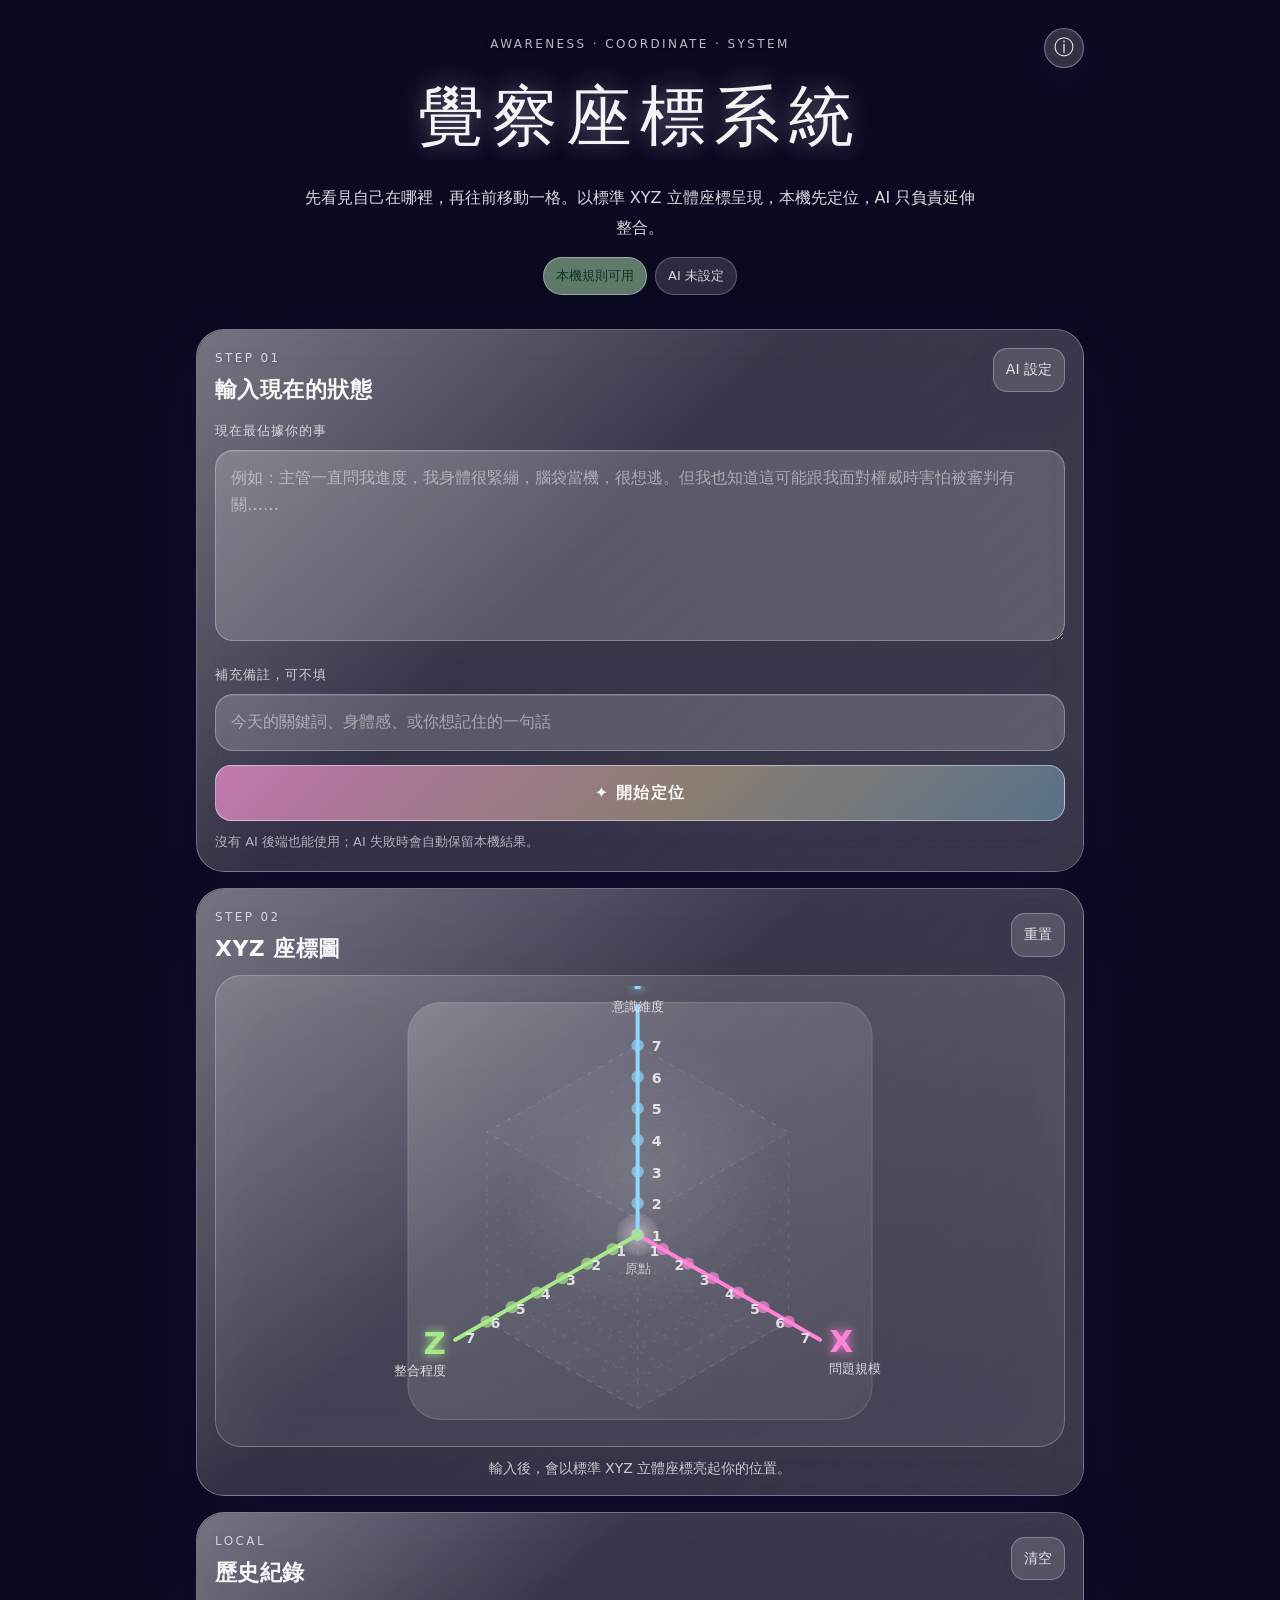
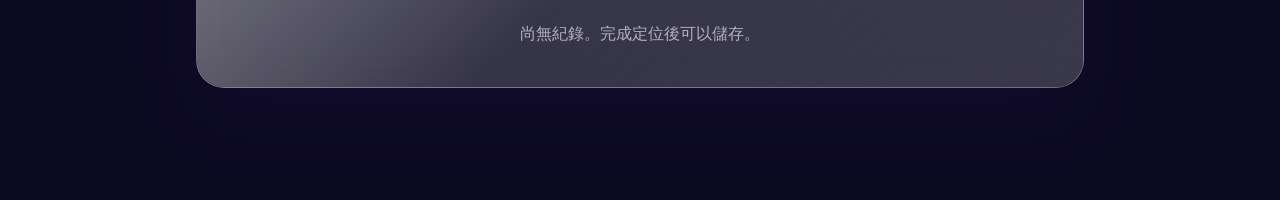
<file: index.html>
<!DOCTYPE html>
<html lang="zh-TW">
<head>
  <meta charset="UTF-8" />
  <meta name="viewport" content="width=device-width, initial-scale=1, viewport-fit=cover" />
  <meta name="theme-color" content="#1b1638" />
  <meta name="description" content="覺察座標系統：手機友善、可離線、本機判斷與 Serverless AI 文字整合。" />
  <link rel="manifest" href="./manifest.json" />
  <link rel="stylesheet" href="./css/style.css" />
  <title>覺察座標系統</title>
</head>
<body>
  <canvas id="starCanvas" aria-hidden="true"></canvas>

  <div class="space-decor" aria-hidden="true">
    <span class="butterfly b1">🦋</span>
    <span class="butterfly b2">🦋</span>
    <span class="butterfly b3">🦋</span>
    <span class="orb o1"></span>
    <span class="orb o2"></span>
    <span class="orb o3"></span>
  </div>

  <main class="app-shell">
    <header class="hero">
      <button class="icon-btn hero-info" id="openInfoBtn" type="button" aria-label="說明">ⓘ</button>
      <p class="eyebrow">AWARENESS · COORDINATE · SYSTEM</p>
      <h1>覺察座標系統</h1>
      <p class="hero-copy">先看見自己在哪裡，再往前移動一格。以標準 XYZ 立體座標呈現，本機先定位，AI 只負責延伸整合。</p>
      <div class="status-row">
        <span class="status-pill local">本機規則可用</span>
        <span class="status-pill" id="aiStatus">AI 未設定</span>
      </div>
    </header>

    <section class="panel input-panel" aria-labelledby="inputTitle">
      <div class="panel-head">
        <div>
          <p class="section-kicker">STEP 01</p>
          <h2 id="inputTitle">輸入現在的狀態</h2>
        </div>
        <button class="ghost-btn" id="openSettingsBtn" type="button">AI 設定</button>
      </div>

      <label class="field-label" for="stateInput">現在最佔據你的事</label>
      <textarea id="stateInput" rows="6" placeholder="例如：主管一直問我進度，我身體很緊繃，腦袋當機，很想逃。但我也知道這可能跟我面對權威時害怕被審判有關……"></textarea>

      <label class="field-label" for="noteInput">補充備註，可不填</label>
      <input id="noteInput" type="text" placeholder="今天的關鍵詞、身體感、或你想記住的一句話" />

      <div class="action-grid single-action">
        <button class="primary-btn" id="analyzeBtn" type="button">✦ 開始定位</button>
      </div>
      <p class="tiny-note">沒有 AI 後端也能使用；AI 失敗時會自動保留本機結果。</p>
    </section>

    <section class="coord-card panel" aria-labelledby="coordTitle">
      <div class="panel-head compact">
        <div>
          <p class="section-kicker">STEP 02</p>
          <h2 id="coordTitle">XYZ 座標圖</h2>
        </div>
        <button class="ghost-btn" id="resetBtn" type="button">重置</button>
      </div>
      <div class="coord-frame"><svg id="coordSvg" viewBox="0 0 420 380" role="img" aria-label="X Y Z 覺察座標圖"></svg></div>
      <p class="coord-hint" id="coordHint">輸入後，會以標準 XYZ 立體座標亮起你的位置。</p>
    </section>

    <section class="result panel" id="resultPanel" hidden aria-live="polite">
      <div class="panel-head compact">
        <div>
          <p class="section-kicker">STEP 03</p>
          <h2>定位結果</h2>
        </div>
        <button class="ghost-btn" id="saveBtn" type="button">儲存</button>
      </div>

      <div class="result-stack">
        <article class="result-card xyz-card" id="mainResult"></article>
        <article class="result-card ai-card" id="aiBox"></article>
        <article class="result-card neighbor-box" id="neighborBox"></article>
      </div>
    </section>

    <section class="panel history-panel" aria-labelledby="historyTitle">
      <div class="panel-head compact">
        <div>
          <p class="section-kicker">LOCAL</p>
          <h2 id="historyTitle">歷史紀錄</h2>
        </div>
        <button class="ghost-btn" id="clearHistoryBtn" type="button">清空</button>
      </div>
      <div id="historyList" class="history-list"></div>
    </section>
  </main>

  <dialog class="modal" id="settingsDialog">
    <form method="dialog" class="modal-card">
      <div class="modal-head">
        <h2>AI 後端設定</h2>
        <button class="icon-btn" value="close" aria-label="關閉">×</button>
      </div>
      <p class="modal-copy">GitHub Pages 不能安全保存 API key。請把金鑰放在 Cloudflare Worker 或 Vercel Function，前端只填 Serverless API URL。</p>
      <label class="field-label" for="endpointInput">Serverless API URL</label>
      <input id="endpointInput" type="url" placeholder="https://your-worker.workers.dev/api/analyze" />
      <div class="settings-actions">
        <button class="primary-btn" id="saveSettingsBtn" value="save" type="button">儲存設定</button>
        <button class="secondary-btn" id="clearSettingsBtn" value="clear" type="button">清除 AI 設定</button>
      </div>
      <p class="tiny-note">URL 只存在你的瀏覽器 localStorage；不需要在前端放任何 API key。</p>
    </form>
  </dialog>

  <dialog class="modal" id="infoDialog">
    <form method="dialog" class="modal-card info-card">
      <div class="modal-head">
        <h2>三軸說明</h2>
        <button class="icon-btn" value="close" aria-label="關閉">×</button>
      </div>
      <div class="info-section">
        <h3>X 軸｜問題規模</h3>
        <p>你把事情放在多大的脈絡裡看：身體、情緒、個人模式、關係、家庭、社會、存在。</p>
      </div>
      <div class="info-section">
        <h3>Y 軸｜意識維度</h3>
        <p>你用什麼視角理解事情：單一反應、二元對立、因果、核心、創造、系統、意義。</p>
      </div>
      <div class="info-section">
        <h3>Z 軸｜整合程度</h3>
        <p>你和自己和解到哪一步：被淹沒、命名、理解、接納、選擇、練習、轉化。</p>
      </div>
      <div class="disclaimer">
        本工具是自我覺察輔助，不是心理諮商、醫療診斷或治療建議。若有嚴重痛苦或安全風險，請尋求專業協助。
      </div>
    </form>
  </dialog>

  <script src="./js/cards-db.js"></script>
  <script src="./js/local-analyzer.js"></script>
  <script src="./js/ai-client.js"></script>
  <script src="./js/app.js"></script>
</body>
</html>
</file>
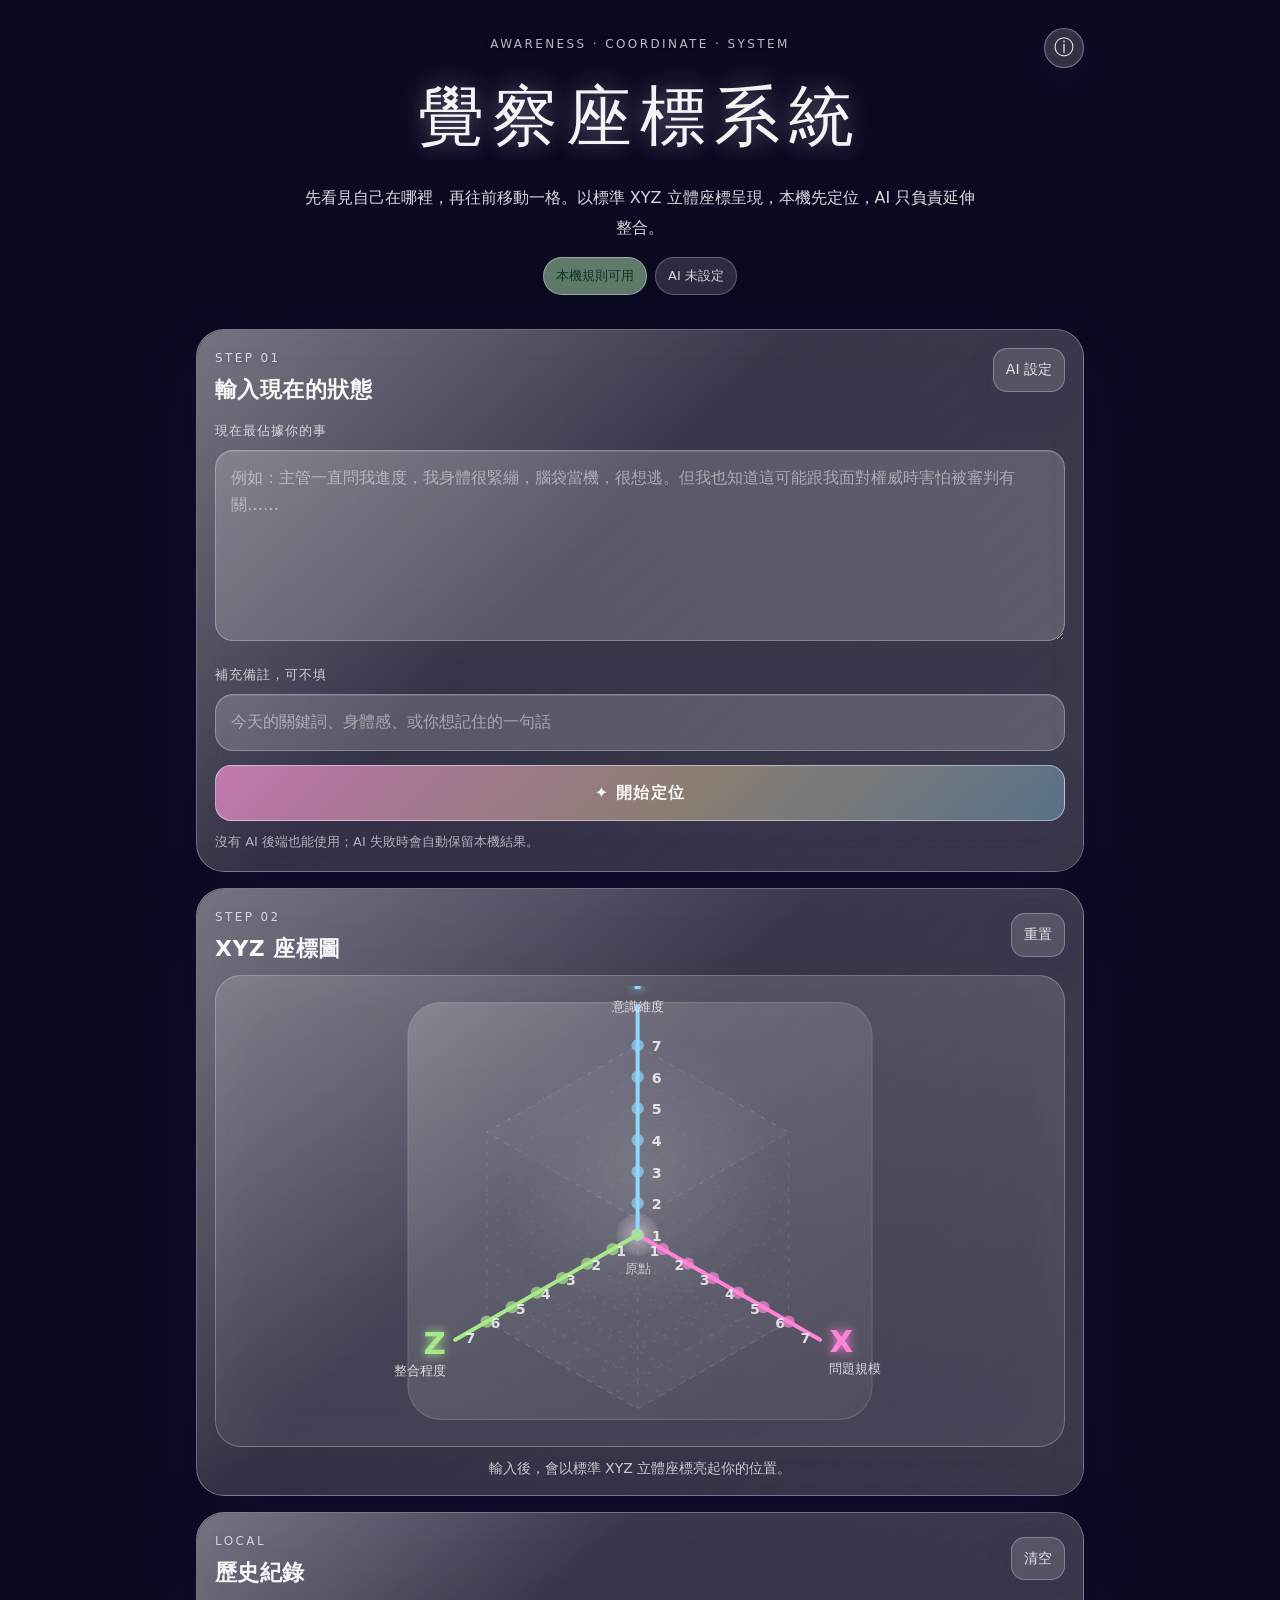
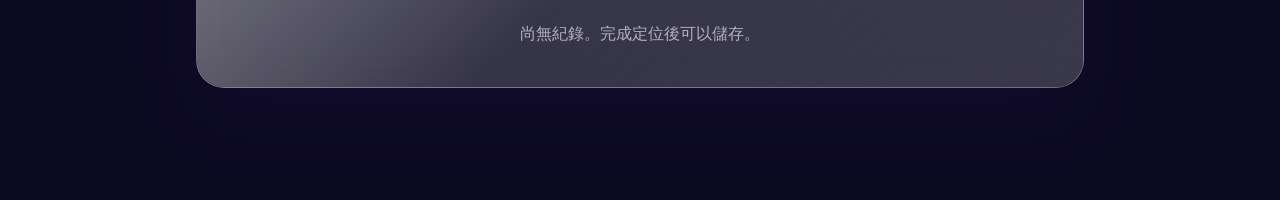
<file: awareness-v5.html>
<!DOCTYPE html>
<html lang="zh-TW">
<head>
  <meta charset="UTF-8">
  <meta name="viewport" content="width=device-width, initial-scale=1.0">
  <meta http-equiv="refresh" content="0; url=./index.html">
  <title>覺察座標系統</title>
  <script>location.replace('./index.html');</script>
</head>
<body>
  <p>正在前往 <a href="./index.html">覺察座標系統</a>...</p>
</body>
</html>
</file>
<file: css/style.css>
:root{
  color-scheme:dark;
  --bg:#140f2e;
  --bg-deep:#0c0a21;
  --panel-1:rgba(255,255,255,.24);
  --panel-2:rgba(255,255,255,.10);
  --panel-3:rgba(255,255,255,.08);
  --border:rgba(255,255,255,.30);
  --border-soft:rgba(255,255,255,.18);
  --text:rgba(255,255,255,.95);
  --muted:rgba(255,255,255,.78);
  --soft:rgba(255,255,255,.58);
  --x:#ff84d8;
  --y:#90d6ff;
  --z:#a7e88b;
  --gold:#ffe8ad;
  --rose:#ffd4ea;
  --radius:28px;
  --shadow:0 26px 76px rgba(33,19,75,.28);
  font-family:-apple-system,BlinkMacSystemFont,"Segoe UI","Noto Sans TC","PingFang TC",system-ui,sans-serif;
}
*{box-sizing:border-box}
html,body{min-height:100%;margin:0}
html{background:var(--bg-deep)}
body{
  color:var(--text);
  background:var(--bg-deep);
  line-height:1.68;
  font-size:16px;
  overflow-x:hidden;
  -webkit-tap-highlight-color:transparent;
}
body::before{
  content:"";
  position:fixed; inset:0; z-index:-4;
  background:
    radial-gradient(circle at 18% 14%, rgba(255,196,233,.33), transparent 26%),
    radial-gradient(circle at 75% 12%, rgba(255,230,173,.20), transparent 24%),
    radial-gradient(circle at 83% 70%, rgba(174,222,255,.18), transparent 24%),
    radial-gradient(circle at 20% 82%, rgba(255,217,163,.13), transparent 22%),
    linear-gradient(160deg, #221443 0%, #6f4e92 37%, #eab7d1 66%, #f6dfbd 100%);
}
body::after{
  content:"";
  position:fixed; inset:0; z-index:-3; pointer-events:none;
  background:
    radial-gradient(circle at 9% 14%, rgba(255,255,255,.75) 0 1px, transparent 2px),
    radial-gradient(circle at 27% 25%, rgba(255,245,216,.55) 0 1.2px, transparent 3px),
    radial-gradient(circle at 46% 10%, rgba(255,255,255,.55) 0 1px, transparent 3px),
    radial-gradient(circle at 67% 19%, rgba(255,245,216,.45) 0 1.2px, transparent 3px),
    radial-gradient(circle at 88% 28%, rgba(255,255,255,.55) 0 1px, transparent 3px),
    radial-gradient(circle at 77% 78%, rgba(255,245,216,.45) 0 1px, transparent 3px);
  opacity:.38;
}
#starCanvas{
  position:fixed; inset:0; width:100vw; height:100vh; z-index:-2; pointer-events:none; opacity:.48;
}
.space-decor{position:fixed; inset:0; z-index:-1; pointer-events:none; overflow:hidden}
.butterfly{
  position:absolute; font-size:clamp(20px,2.6vw,34px); opacity:.40;
  filter:drop-shadow(0 0 10px rgba(255,216,235,.24));
  animation:floaty 9s ease-in-out infinite;
}
.b1{left:8%; top:16%; color:#ffd6ef; animation-delay:0s}
.b2{right:12%; top:20%; color:#ffe8f6; animation-delay:-3s}
.b3{left:72%; top:65%; color:#ffd8f0; animation-delay:-5s}
.orb{
  position:absolute; border-radius:50%;
  background:radial-gradient(circle, rgba(255,255,255,.68) 0%, rgba(255,223,174,.22) 34%, rgba(255,255,255,0) 70%);
  filter:blur(2px);
  opacity:.38;
}
.o1{width:72px; height:72px; left:10%; bottom:9%}
.o2{width:94px; height:94px; right:12%; top:13%}
.o3{width:66px; height:66px; right:24%; bottom:18%}
@keyframes floaty{
  0%,100%{transform:translateY(0) rotate(-5deg)}
  50%{transform:translateY(-10px) rotate(5deg)}
}

button,input,textarea{font:inherit}
button{touch-action:manipulation}
.app-shell{width:min(920px,100%);margin:0 auto;padding:calc(env(safe-area-inset-top,0px) + 22px) 16px 96px}
.hero{text-align:center;padding:12px 4px 18px;position:relative}
.hero-info{position:absolute;right:0;top:6px}
.eyebrow,.section-kicker{
  font-size:12px; letter-spacing:.2em; text-transform:uppercase; margin:0 0 8px;
  color:rgba(255,255,255,.72); text-shadow:0 1px 10px rgba(36,22,74,.20);
}
h1{
  margin:0 0 10px; font-weight:430; letter-spacing:.12em;
  font-size:clamp(38px,8.6vw,66px); font-family:"Noto Serif TC","Songti TC",serif;
  text-shadow:0 0 26px rgba(255,255,255,.36),0 6px 20px rgba(48,27,92,.24);
}
h2{font-size:22px; line-height:1.26; margin:0; font-weight:740; letter-spacing:.02em}
h3{margin:0 0 8px; font-size:19px; letter-spacing:.02em}
.hero-copy{max-width:680px;margin:0 auto 14px;color:rgba(255,255,255,.84);font-size:16px;line-height:1.88}
.status-row{display:flex;gap:8px;justify-content:center;flex-wrap:wrap}
.status-pill{
  font-size:13px; padding:7px 12px; border-radius:999px; border:1px solid rgba(255,255,255,.26);
  background:rgba(255,255,255,.14); color:rgba(255,255,255,.80); backdrop-filter:blur(14px);
}
.status-pill.local{background:rgba(194,255,195,.46);border-color:rgba(255,255,255,.36);color:#13381e}
.status-pill.ready{background:rgba(255,236,182,.58);border-color:rgba(255,255,255,.44);color:#614200}
.status-pill.error{background:rgba(255,183,203,.58);border-color:rgba(255,255,255,.40);color:#6e1f30}

.panel{
  position:relative; overflow:hidden; margin:16px 0; padding:18px;
  border-radius:var(--radius); border:1px solid rgba(255,255,255,.32);
  background:linear-gradient(145deg, var(--panel-1), var(--panel-2));
  box-shadow:var(--shadow); backdrop-filter:blur(20px);
}
.panel::before{
  content:""; position:absolute; inset:0; border-radius:inherit; pointer-events:none;
  background:linear-gradient(135deg, rgba(255,255,255,.26), transparent 42%, rgba(255,255,255,.10));
}
.panel>*{position:relative}
.panel-head{display:flex;align-items:flex-start;justify-content:space-between;gap:12px;margin-bottom:16px}
.panel-head.compact{align-items:center;margin-bottom:12px}
.field-label{display:block;font-size:13px;color:rgba(255,255,255,.74);margin:14px 0 8px;letter-spacing:.08em}
textarea,input{
  width:100%; color:var(--text); outline:none;
  background:rgba(255,255,255,.18); border:1px solid rgba(255,255,255,.28);
  border-radius:18px; padding:14px 15px; transition:.16s;
  box-shadow:inset 0 1px 0 rgba(255,255,255,.12);
}
textarea{resize:vertical; min-height:156px}
textarea:focus,input:focus{border-color:rgba(255,255,255,.54);background:rgba(255,255,255,.22);box-shadow:0 0 0 4px rgba(255,203,233,.14)}
textarea::placeholder,input::placeholder{color:rgba(255,255,255,.48)}
.action-grid,.settings-actions{display:grid;grid-template-columns:1fr 1fr;gap:10px;margin-top:14px}
.single-action{grid-template-columns:1fr}
.primary-btn,.secondary-btn,.ghost-btn,.icon-btn{
  border:none; cursor:pointer; transition:.16s; color:var(--text);
  box-shadow:0 12px 30px rgba(58,36,104,.16);
}
.primary-btn{
  padding:14px 16px; border-radius:16px; font-weight:760; letter-spacing:.08em;
  background:linear-gradient(135deg, rgba(255,146,220,.68), rgba(255,227,174,.42) 55%, rgba(150,223,255,.34));
  border:1px solid rgba(255,255,255,.46);
}
.secondary-btn{
  padding:14px 16px; border-radius:16px; background:rgba(255,255,255,.15);
  border:1px solid rgba(255,255,255,.28); color:rgba(255,255,255,.84);
}
.ghost-btn{
  padding:9px 12px; border-radius:14px; white-space:nowrap;
  background:rgba(255,255,255,.14); border:1px solid rgba(255,255,255,.28);
  color:rgba(255,255,255,.84); font-size:14px;
}
.icon-btn{
  width:40px; height:40px; border-radius:50%; display:grid; place-items:center; font-size:20px;
  background:rgba(255,255,255,.16); border:1px solid rgba(255,255,255,.34); color:rgba(255,255,255,.88);
}
.primary-btn:active,.secondary-btn:active,.ghost-btn:active,.icon-btn:active{transform:scale(.985)}
.tiny-note{font-size:13px;color:rgba(255,255,255,.62);margin:10px 0 0}

.coord-card{padding:18px 18px 14px}
.coord-frame{
  position:relative; border-radius:26px; padding:10px; overflow:hidden;
  border:1px solid rgba(255,255,255,.26);
  background:
    radial-gradient(circle at 50% 42%, rgba(255,255,255,.12), transparent 28%),
    linear-gradient(180deg, rgba(255,255,255,.13), rgba(255,255,255,.06));
  box-shadow:inset 0 0 70px rgba(255,255,255,.04);
}
#coordSvg{display:block;width:100%;aspect-ratio:1.10/1;min-height:300px;max-height:450px;overflow:hidden}
.coord-hint{text-align:center;color:rgba(255,255,255,.74);font-size:14px;margin:10px 0 0}

.result-stack{display:grid;gap:14px}
.result-card{
  padding:16px; border-radius:24px;
  border:1px solid rgba(255,255,255,.28);
  background:linear-gradient(145deg, rgba(255,255,255,.21), rgba(255,255,255,.09));
  box-shadow:0 16px 46px rgba(50,29,94,.18);
}
.result-card h3{font-size:21px;margin-bottom:8px}
.card-kicker{font-size:12px;letter-spacing:.18em;text-transform:uppercase;color:rgba(255,255,255,.60);margin:0 0 6px}
.axis-summary{display:grid;grid-template-columns:repeat(3,1fr);gap:10px;margin:12px 0}
.axis-mini{
  min-height:110px; border-radius:18px; padding:11px 10px;
  background:rgba(255,255,255,.12); border:1px solid rgba(255,255,255,.24)
}
.axis-mini .label{display:block;font-size:12px;color:rgba(255,255,255,.64)}
.axis-mini b{display:block;font-size:20px;line-height:1.2;margin:4px 0}
.axis-mini.x b{color:var(--x)}
.axis-mini.y b{color:var(--y)}
.axis-mini.z b{color:var(--z)}
.axis-mini p{margin:0;font-size:13px;line-height:1.5;color:rgba(255,255,255,.74)}
.summary-body{margin:8px 0 0;color:rgba(255,255,255,.80)}
.today{margin-top:12px;padding:13px 14px;border-radius:18px;background:rgba(255,228,173,.28);border:1px solid rgba(255,255,255,.28);color:#fff6dd}
.confidence-row{display:flex;gap:8px;flex-wrap:wrap;margin-top:12px}
.confidence-pill{font-size:13px;padding:6px 11px;border-radius:999px;background:rgba(255,255,255,.14);border:1px solid rgba(255,255,255,.24);color:rgba(255,255,255,.80)}
.spirit-grid{display:grid;gap:10px}
.spirit-line{display:grid;grid-template-columns:42px 1fr;gap:10px;align-items:start;padding:12px;border-radius:18px;background:rgba(255,255,255,.11);border:1px solid rgba(255,255,255,.22)}
.spirit-ico{width:42px;height:42px;border-radius:50%;display:grid;place-items:center;background:rgba(255,255,255,.18);font-size:20px}
.spirit-line strong{display:block;margin-bottom:3px}
.spirit-line p{margin:0;color:rgba(255,255,255,.76);font-size:14px}
.ai-card{border-color:rgba(255,231,170,.42);background:linear-gradient(145deg,rgba(255,228,173,.20),rgba(192,176,255,.11))}
.ai-card h3{color:#fff4cb}
.ai-card .offline-note{padding:12px;border-radius:18px;background:rgba(255,255,255,.11);border:1px solid rgba(255,255,255,.22);color:rgba(255,255,255,.78)}
.ai-card ul{margin:8px 0 0;padding-left:20px;color:rgba(255,255,255,.78)}
.neighbor-list{display:grid;gap:9px;margin-top:8px}
.neighbor-card{padding:12px;border-radius:18px;background:rgba(255,255,255,.11);border:1px solid rgba(255,255,255,.22)}
.neighbor-card b{display:block;margin-bottom:2px}
.neighbor-card span{font-size:13px;color:rgba(255,255,255,.72)}
.history-list{display:grid;gap:10px}
.empty{color:rgba(255,255,255,.62);text-align:center;padding:22px 0}
.history-item{border-radius:19px;padding:13px;cursor:pointer;border:1px solid rgba(255,255,255,.24);background:rgba(255,255,255,.11)}
.history-item-top{display:flex;justify-content:space-between;gap:10px;color:rgba(255,255,255,.66);font-size:13px;margin-bottom:6px}
.history-item p{margin:0;color:rgba(255,255,255,.76);display:-webkit-box;-webkit-line-clamp:2;-webkit-box-orient:vertical;overflow:hidden}

.modal{border:0;padding:0;background:transparent;color:var(--text);width:min(580px,calc(100vw - 24px))}
.modal::backdrop{background:rgba(21,13,47,.50);backdrop-filter:blur(10px)}
.modal-card{padding:18px;border-radius:28px;border:1px solid rgba(255,255,255,.32);background:linear-gradient(160deg,rgba(89,60,145,.95),rgba(30,20,66,.96));box-shadow:var(--shadow)}
.modal-head{display:flex;align-items:center;justify-content:space-between;gap:12px;margin-bottom:12px}
.modal-copy,.info-section p{color:rgba(255,255,255,.76);margin:0 0 10px}
.info-section{padding:13px;border:1px solid rgba(255,255,255,.22);border-radius:18px;background:rgba(255,255,255,.08);margin-bottom:10px}
.disclaimer{font-size:13px;color:rgba(255,246,213,.86);background:rgba(255,228,173,.12);border:1px solid rgba(255,255,255,.22);border-radius:16px;padding:13px;margin-top:12px}

@media (max-width:720px){
  body{font-size:17px}
  .app-shell{padding-left:12px;padding-right:12px}
  .panel{padding:16px;border-radius:22px}
  .action-grid,.settings-actions{grid-template-columns:1fr}
  .hero{padding-top:10px}
  .hero-copy{font-size:15px}
  .status-row{justify-content:flex-start}
  .hero .status-row{justify-content:center}
  h1{font-size:clamp(36px,13vw,54px);letter-spacing:.09em}
  h2{font-size:21px}
  .axis-summary{grid-template-columns:1fr}
  .axis-mini{min-height:auto}
  .spirit-line{grid-template-columns:36px 1fr}
  .spirit-ico{width:36px;height:36px;font-size:18px}
  textarea{min-height:168px}
  #coordSvg{min-height:320px;aspect-ratio:.94/1}
  .panel-head{gap:8px}
  .ghost-btn{padding:8px 10px;font-size:13px}
  .b1{left:4%;top:13%}
  .b2{right:5%;top:16%}
  .b3{left:70%;top:72%}
}


.position-box{margin:12px 0;padding:14px;border-radius:20px;background:rgba(255,255,255,.12);border:1px solid rgba(255,255,255,.24)}
.position-title{font-size:13px;letter-spacing:.12em;text-transform:uppercase;color:#fff4cb;margin-bottom:6px;font-weight:700}
.position-core{margin:0 0 10px;color:rgba(255,255,255,.88);font-weight:650}
.position-lines{display:grid;gap:8px}
.position-line{padding:10px 11px;border-radius:14px;background:rgba(255,255,255,.09);border:1px solid rgba(255,255,255,.16);color:rgba(255,255,255,.78);font-size:14px;line-height:1.65}
.position-prompts{display:grid;gap:8px;margin-top:11px}
.prompt-chip{padding:9px 11px;border-radius:999px;background:rgba(255,228,173,.18);border:1px solid rgba(255,255,255,.22);color:#fff1c8;font-size:14px}
.position-note{margin:11px 0 0;color:rgba(255,255,255,.76);font-size:14px;line-height:1.7}


.position-narrative{
  margin:16px 0 14px;
  padding:16px;
  border:1px solid rgba(255,255,255,.16);
  border-radius:22px;
  background:linear-gradient(135deg, rgba(255,255,255,.10), rgba(255,255,255,.045));
  box-shadow:0 16px 36px rgba(27,20,74,.18);
}
.position-head h4{
  margin:3px 0 10px;
  font-size:1.08rem;
  letter-spacing:.02em;
}
.position-state{
  margin:0 0 12px;
  line-height:1.75;
  color:rgba(255,255,255,.88);
}
.position-grid{
  display:grid;
  gap:9px;
  margin:12px 0;
}
.position-grid div{
  padding:10px 12px;
  border-radius:16px;
  background:rgba(255,255,255,.08);
  border:1px solid rgba(255,255,255,.10);
}
.position-grid b{
  display:block;
  margin-bottom:4px;
  color:#fff5d6;
}
.position-grid span{
  display:block;
  color:rgba(255,255,255,.82);
  line-height:1.6;
}
.meaning-box{
  margin-top:12px;
  padding:12px 14px;
  border-radius:18px;
  background:rgba(255,232,173,.12);
  border:1px solid rgba(255,232,173,.22);
}
.meaning-box b{
  display:block;
  margin-bottom:6px;
  color:#fff0bf;
}
.meaning-box ol{
  margin:0;
  padding-left:1.25rem;
}
.meaning-box li{
  margin:6px 0;
  line-height:1.65;
}
.meaning-text{
  margin:12px 0 0;
  line-height:1.75;
  color:rgba(255,255,255,.86);
}
</file>
